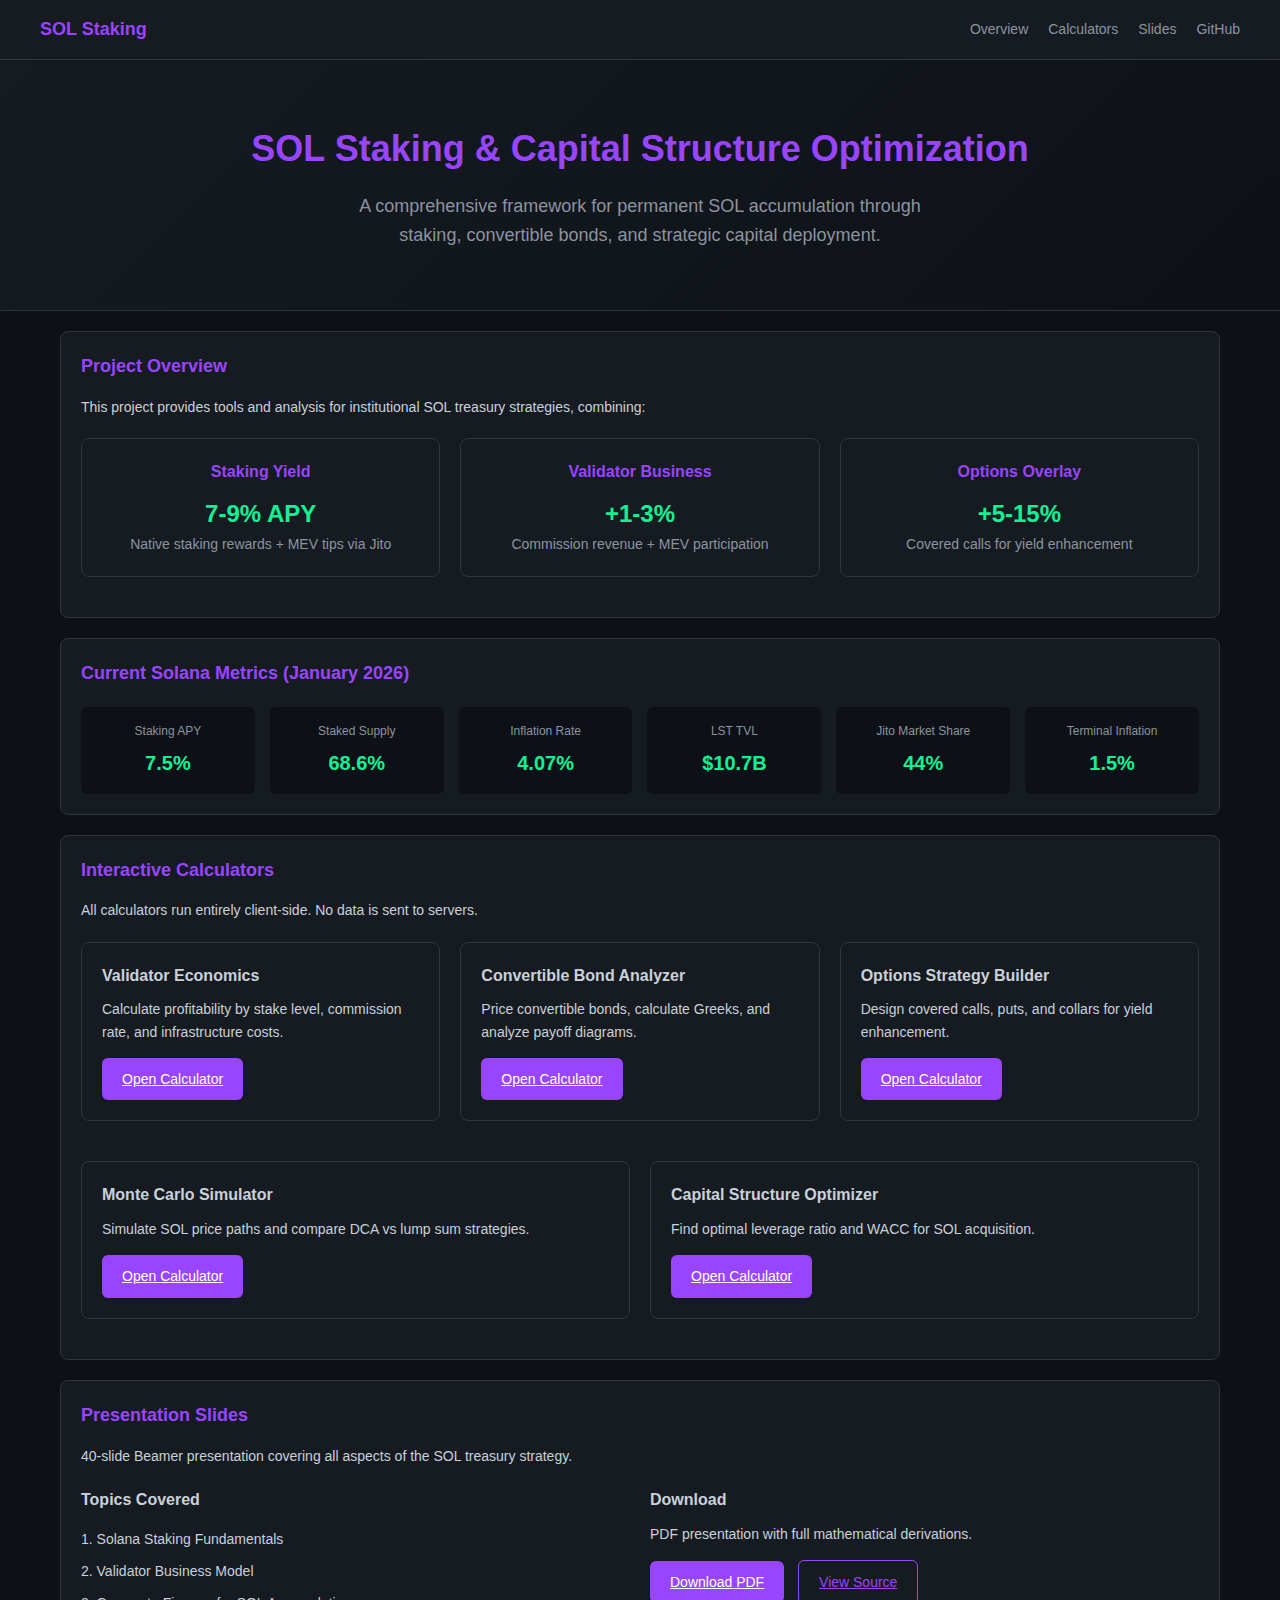
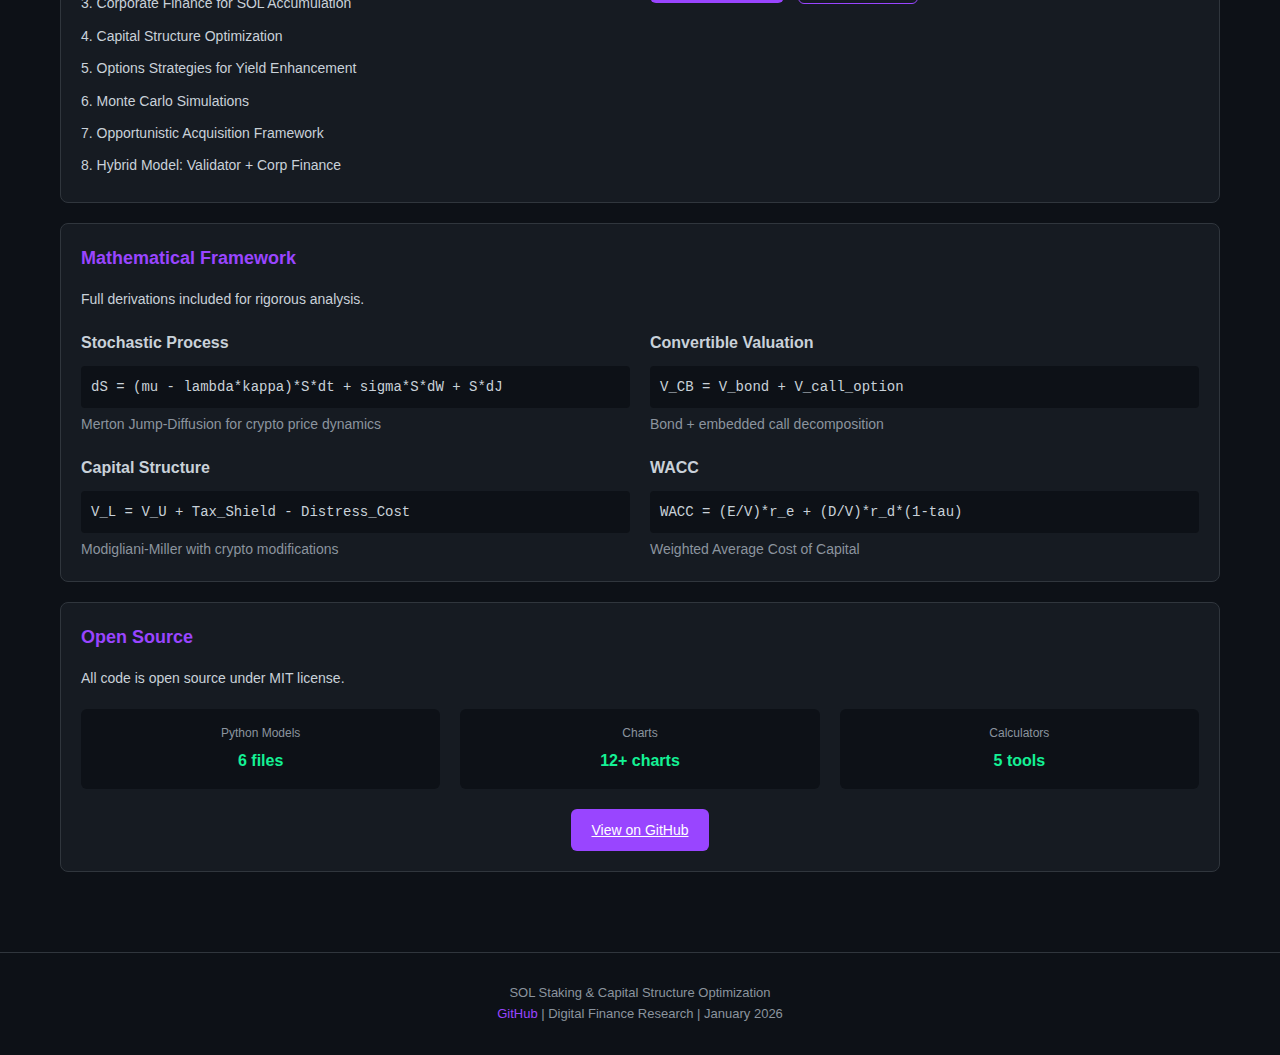
<file: docs/index.html>
<!DOCTYPE html>
<html lang="en">
<head>
    <meta charset="UTF-8">
    <meta name="viewport" content="width=device-width, initial-scale=1.0">
    <title>SOL Staking & Capital Structure Optimization</title>
    <link rel="stylesheet" href="css/style.css">
</head>
<body>
    <nav>
        <div class="nav-content">
            <a href="index.html" class="logo">SOL Staking</a>
            <div class="nav-links">
                <a href="#overview">Overview</a>
                <a href="#calculators">Calculators</a>
                <a href="#slides">Slides</a>
                <a href="https://github.com/Digital-AI-Finance/solana-staking" target="_blank">GitHub</a>
            </div>
        </div>
    </nav>

    <!-- Hero Section -->
    <div class="hero">
        <h1>SOL Staking & Capital Structure Optimization</h1>
        <p>A comprehensive framework for permanent SOL accumulation through staking, convertible bonds, and strategic capital deployment.</p>
    </div>

    <div class="container">
        <!-- Overview Section -->
        <section id="overview">
            <div class="card">
                <h2>Project Overview</h2>
                <p>This project provides tools and analysis for institutional SOL treasury strategies, combining:</p>
                <div class="three-column" style="margin-top: 20px;">
                    <div class="card" style="text-align: center;">
                        <h3 style="color: var(--sol-purple);">Staking Yield</h3>
                        <p style="font-size: 24px; font-weight: bold; color: var(--sol-green);">7-9% APY</p>
                        <p style="color: var(--text-secondary);">Native staking rewards + MEV tips via Jito</p>
                    </div>
                    <div class="card" style="text-align: center;">
                        <h3 style="color: var(--sol-purple);">Validator Business</h3>
                        <p style="font-size: 24px; font-weight: bold; color: var(--sol-green);">+1-3%</p>
                        <p style="color: var(--text-secondary);">Commission revenue + MEV participation</p>
                    </div>
                    <div class="card" style="text-align: center;">
                        <h3 style="color: var(--sol-purple);">Options Overlay</h3>
                        <p style="font-size: 24px; font-weight: bold; color: var(--sol-green);">+5-15%</p>
                        <p style="color: var(--text-secondary);">Covered calls for yield enhancement</p>
                    </div>
                </div>
            </div>
        </section>

        <!-- Key Metrics -->
        <section>
            <div class="card">
                <h2>Current Solana Metrics (January 2026)</h2>
                <div class="results-grid">
                    <div class="result-item">
                        <div class="label">Staking APY</div>
                        <div class="value">7.5%</div>
                    </div>
                    <div class="result-item">
                        <div class="label">Staked Supply</div>
                        <div class="value">68.6%</div>
                    </div>
                    <div class="result-item">
                        <div class="label">Inflation Rate</div>
                        <div class="value">4.07%</div>
                    </div>
                    <div class="result-item">
                        <div class="label">LST TVL</div>
                        <div class="value">$10.7B</div>
                    </div>
                    <div class="result-item">
                        <div class="label">Jito Market Share</div>
                        <div class="value">44%</div>
                    </div>
                    <div class="result-item">
                        <div class="label">Terminal Inflation</div>
                        <div class="value">1.5%</div>
                    </div>
                </div>
            </div>
        </section>

        <!-- Calculators Section -->
        <section id="calculators">
            <div class="card">
                <h2>Interactive Calculators</h2>
                <p>All calculators run entirely client-side. No data is sent to servers.</p>

                <div class="three-column" style="margin-top: 20px;">
                    <div class="card">
                        <h3>Validator Economics</h3>
                        <p>Calculate profitability by stake level, commission rate, and infrastructure costs.</p>
                        <a href="calculators/validator.html" class="btn" style="margin-top: 15px;">Open Calculator</a>
                    </div>
                    <div class="card">
                        <h3>Convertible Bond Analyzer</h3>
                        <p>Price convertible bonds, calculate Greeks, and analyze payoff diagrams.</p>
                        <a href="calculators/convertible.html" class="btn" style="margin-top: 15px;">Open Calculator</a>
                    </div>
                    <div class="card">
                        <h3>Options Strategy Builder</h3>
                        <p>Design covered calls, puts, and collars for yield enhancement.</p>
                        <a href="calculators/options.html" class="btn" style="margin-top: 15px;">Open Calculator</a>
                    </div>
                </div>

                <div class="two-column" style="margin-top: 20px;">
                    <div class="card">
                        <h3>Monte Carlo Simulator</h3>
                        <p>Simulate SOL price paths and compare DCA vs lump sum strategies.</p>
                        <a href="calculators/monte-carlo.html" class="btn" style="margin-top: 15px;">Open Calculator</a>
                    </div>
                    <div class="card">
                        <h3>Capital Structure Optimizer</h3>
                        <p>Find optimal leverage ratio and WACC for SOL acquisition.</p>
                        <a href="calculators/capital-structure.html" class="btn" style="margin-top: 15px;">Open Calculator</a>
                    </div>
                </div>
            </div>
        </section>

        <!-- Slides Section -->
        <section id="slides">
            <div class="card">
                <h2>Presentation Slides</h2>
                <p>40-slide Beamer presentation covering all aspects of the SOL treasury strategy.</p>

                <div class="two-column" style="margin-top: 20px;">
                    <div>
                        <h3>Topics Covered</h3>
                        <ul style="list-style: none; padding: 0;">
                            <li style="padding: 5px 0;">1. Solana Staking Fundamentals</li>
                            <li style="padding: 5px 0;">2. Validator Business Model</li>
                            <li style="padding: 5px 0;">3. Corporate Finance for SOL Accumulation</li>
                            <li style="padding: 5px 0;">4. Capital Structure Optimization</li>
                            <li style="padding: 5px 0;">5. Options Strategies for Yield Enhancement</li>
                            <li style="padding: 5px 0;">6. Monte Carlo Simulations</li>
                            <li style="padding: 5px 0;">7. Opportunistic Acquisition Framework</li>
                            <li style="padding: 5px 0;">8. Hybrid Model: Validator + Corp Finance</li>
                        </ul>
                    </div>
                    <div>
                        <h3>Download</h3>
                        <p style="margin-bottom: 15px;">PDF presentation with full mathematical derivations.</p>
                        <a href="slides/solana_staking.pdf" class="btn" download>Download PDF</a>
                        <a href="https://github.com/Digital-AI-Finance/solana-staking/tree/main/slides" class="btn btn-secondary" style="margin-left: 10px;">View Source</a>
                    </div>
                </div>
            </div>
        </section>

        <!-- Mathematical Framework -->
        <section>
            <div class="card">
                <h2>Mathematical Framework</h2>
                <p>Full derivations included for rigorous analysis.</p>

                <div class="two-column" style="margin-top: 20px;">
                    <div>
                        <h3>Stochastic Process</h3>
                        <p style="font-family: monospace; background: var(--dark-bg); padding: 10px; border-radius: 4px; margin-top: 10px;">
                            dS = (mu - lambda*kappa)*S*dt + sigma*S*dW + S*dJ
                        </p>
                        <p style="color: var(--text-secondary); margin-top: 5px;">Merton Jump-Diffusion for crypto price dynamics</p>
                    </div>
                    <div>
                        <h3>Convertible Valuation</h3>
                        <p style="font-family: monospace; background: var(--dark-bg); padding: 10px; border-radius: 4px; margin-top: 10px;">
                            V_CB = V_bond + V_call_option
                        </p>
                        <p style="color: var(--text-secondary); margin-top: 5px;">Bond + embedded call decomposition</p>
                    </div>
                </div>

                <div class="two-column" style="margin-top: 20px;">
                    <div>
                        <h3>Capital Structure</h3>
                        <p style="font-family: monospace; background: var(--dark-bg); padding: 10px; border-radius: 4px; margin-top: 10px;">
                            V_L = V_U + Tax_Shield - Distress_Cost
                        </p>
                        <p style="color: var(--text-secondary); margin-top: 5px;">Modigliani-Miller with crypto modifications</p>
                    </div>
                    <div>
                        <h3>WACC</h3>
                        <p style="font-family: monospace; background: var(--dark-bg); padding: 10px; border-radius: 4px; margin-top: 10px;">
                            WACC = (E/V)*r_e + (D/V)*r_d*(1-tau)
                        </p>
                        <p style="color: var(--text-secondary); margin-top: 5px;">Weighted Average Cost of Capital</p>
                    </div>
                </div>
            </div>
        </section>

        <!-- Repository -->
        <section>
            <div class="card">
                <h2>Open Source</h2>
                <p>All code is open source under MIT license.</p>

                <div class="three-column" style="margin-top: 20px;">
                    <div class="result-item">
                        <div class="label">Python Models</div>
                        <div class="value" style="font-size: 16px;">6 files</div>
                    </div>
                    <div class="result-item">
                        <div class="label">Charts</div>
                        <div class="value" style="font-size: 16px;">12+ charts</div>
                    </div>
                    <div class="result-item">
                        <div class="label">Calculators</div>
                        <div class="value" style="font-size: 16px;">5 tools</div>
                    </div>
                </div>

                <div style="text-align: center; margin-top: 20px;">
                    <a href="https://github.com/Digital-AI-Finance/solana-staking" class="btn" target="_blank">View on GitHub</a>
                </div>
            </div>
        </section>
    </div>

    <footer>
        <p>SOL Staking & Capital Structure Optimization</p>
        <p><a href="https://github.com/Digital-AI-Finance/solana-staking">GitHub</a> | Digital Finance Research | January 2026</p>
    </footer>
</body>
</html>
</file>
<file: docs/css/style.css>
/* Solana-Themed Dark Mode Design System */

:root {
    --sol-purple: #9945FF;
    --sol-green: #14F195;
    --dark-bg: #0D1117;
    --card-bg: #161B22;
    --border: #30363D;
    --text-primary: #C9D1D9;
    --text-secondary: #8B949E;
    --accent-blue: #58A6FF;
    --warning-orange: #F0883E;
    --error-red: #F85149;
    --success-green: #3FB950;
}

* {
    box-sizing: border-box;
    margin: 0;
    padding: 0;
}

body {
    font-family: -apple-system, BlinkMacSystemFont, 'Segoe UI', Roboto, Oxygen, Ubuntu, sans-serif;
    background-color: var(--dark-bg);
    color: var(--text-primary);
    line-height: 1.6;
    font-size: 14px;
}

/* Container */
.container {
    max-width: 1200px;
    margin: 0 auto;
    padding: 20px;
}

/* Navigation */
nav {
    background-color: var(--card-bg);
    border-bottom: 1px solid var(--border);
    padding: 15px 20px;
    position: sticky;
    top: 0;
    z-index: 100;
}

nav .nav-content {
    max-width: 1200px;
    margin: 0 auto;
    display: flex;
    justify-content: space-between;
    align-items: center;
}

nav .logo {
    font-size: 18px;
    font-weight: bold;
    color: var(--sol-purple);
    text-decoration: none;
}

nav .nav-links {
    display: flex;
    gap: 20px;
}

nav .nav-links a {
    color: var(--text-secondary);
    text-decoration: none;
    transition: color 0.2s;
}

nav .nav-links a:hover {
    color: var(--sol-purple);
}

/* Cards */
.card {
    background-color: var(--card-bg);
    border: 1px solid var(--border);
    border-radius: 8px;
    padding: 20px;
    margin-bottom: 20px;
}

.card h2 {
    color: var(--sol-purple);
    margin-bottom: 15px;
    font-size: 18px;
}

.card h3 {
    color: var(--text-primary);
    margin-bottom: 10px;
    font-size: 16px;
}

/* Form Elements */
.form-group {
    margin-bottom: 15px;
}

.form-group label {
    display: block;
    margin-bottom: 5px;
    color: var(--text-secondary);
    font-size: 13px;
}

.form-group input[type="number"],
.form-group input[type="text"],
.form-group select {
    width: 100%;
    padding: 10px 12px;
    background-color: var(--dark-bg);
    border: 1px solid var(--border);
    border-radius: 6px;
    color: var(--text-primary);
    font-size: 14px;
}

.form-group input:focus,
.form-group select:focus {
    outline: none;
    border-color: var(--sol-purple);
    box-shadow: 0 0 0 3px rgba(153, 69, 255, 0.2);
}

/* Range Slider */
.slider-container {
    display: flex;
    align-items: center;
    gap: 10px;
}

.slider-container input[type="range"] {
    flex: 1;
    -webkit-appearance: none;
    height: 6px;
    background: var(--border);
    border-radius: 3px;
    outline: none;
}

.slider-container input[type="range"]::-webkit-slider-thumb {
    -webkit-appearance: none;
    width: 18px;
    height: 18px;
    background: var(--sol-purple);
    border-radius: 50%;
    cursor: pointer;
}

.slider-value {
    min-width: 80px;
    text-align: right;
    font-weight: bold;
    color: var(--sol-green);
}

/* Buttons */
.btn {
    display: inline-block;
    padding: 10px 20px;
    background-color: var(--sol-purple);
    color: white;
    border: none;
    border-radius: 6px;
    cursor: pointer;
    font-size: 14px;
    font-weight: 500;
    transition: background-color 0.2s;
}

.btn:hover {
    background-color: #8035e0;
}

.btn-secondary {
    background-color: transparent;
    border: 1px solid var(--sol-purple);
    color: var(--sol-purple);
}

.btn-secondary:hover {
    background-color: rgba(153, 69, 255, 0.1);
}

/* Results Grid */
.results-grid {
    display: grid;
    grid-template-columns: repeat(auto-fit, minmax(150px, 1fr));
    gap: 15px;
    margin-top: 20px;
}

.result-item {
    background-color: var(--dark-bg);
    padding: 15px;
    border-radius: 6px;
    text-align: center;
}

.result-item .label {
    font-size: 12px;
    color: var(--text-secondary);
    margin-bottom: 5px;
}

.result-item .value {
    font-size: 20px;
    font-weight: bold;
    color: var(--sol-green);
}

.result-item .value.negative {
    color: var(--error-red);
}

.result-item .value.warning {
    color: var(--warning-orange);
}

/* Tables */
table {
    width: 100%;
    border-collapse: collapse;
    margin-top: 15px;
}

th, td {
    padding: 10px 12px;
    text-align: left;
    border-bottom: 1px solid var(--border);
}

th {
    color: var(--text-secondary);
    font-weight: 500;
    font-size: 13px;
}

td {
    color: var(--text-primary);
}

/* Chart Container */
.chart-container {
    background-color: var(--dark-bg);
    border-radius: 8px;
    padding: 20px;
    margin-top: 20px;
}

/* Grid Layouts */
.two-column {
    display: grid;
    grid-template-columns: 1fr 1fr;
    gap: 20px;
}

.three-column {
    display: grid;
    grid-template-columns: 1fr 1fr 1fr;
    gap: 20px;
}

@media (max-width: 768px) {
    .two-column,
    .three-column {
        grid-template-columns: 1fr;
    }
}

/* Hero Section */
.hero {
    text-align: center;
    padding: 60px 20px;
    background: linear-gradient(135deg, var(--card-bg) 0%, var(--dark-bg) 100%);
    border-bottom: 1px solid var(--border);
}

.hero h1 {
    font-size: 36px;
    color: var(--sol-purple);
    margin-bottom: 15px;
}

.hero p {
    font-size: 18px;
    color: var(--text-secondary);
    max-width: 600px;
    margin: 0 auto;
}

/* Calculator Specific */
.calculator-header {
    display: flex;
    justify-content: space-between;
    align-items: center;
    margin-bottom: 20px;
}

.calculator-header h1 {
    color: var(--sol-purple);
    font-size: 24px;
}

.input-section {
    background-color: var(--card-bg);
    border: 1px solid var(--border);
    border-radius: 8px;
    padding: 20px;
}

.output-section {
    background-color: var(--card-bg);
    border: 1px solid var(--border);
    border-radius: 8px;
    padding: 20px;
}

/* Toggle Switch */
.toggle-container {
    display: flex;
    align-items: center;
    gap: 10px;
}

.toggle {
    position: relative;
    width: 50px;
    height: 26px;
}

.toggle input {
    opacity: 0;
    width: 0;
    height: 0;
}

.toggle-slider {
    position: absolute;
    cursor: pointer;
    top: 0;
    left: 0;
    right: 0;
    bottom: 0;
    background-color: var(--border);
    transition: 0.4s;
    border-radius: 26px;
}

.toggle-slider:before {
    position: absolute;
    content: "";
    height: 20px;
    width: 20px;
    left: 3px;
    bottom: 3px;
    background-color: white;
    transition: 0.4s;
    border-radius: 50%;
}

.toggle input:checked + .toggle-slider {
    background-color: var(--sol-green);
}

.toggle input:checked + .toggle-slider:before {
    transform: translateX(24px);
}

/* Tooltip */
.tooltip {
    position: relative;
    display: inline-block;
    cursor: help;
}

.tooltip .tooltip-text {
    visibility: hidden;
    background-color: var(--card-bg);
    color: var(--text-primary);
    text-align: left;
    padding: 10px;
    border-radius: 6px;
    border: 1px solid var(--border);
    position: absolute;
    z-index: 1;
    bottom: 125%;
    left: 50%;
    transform: translateX(-50%);
    width: 200px;
    font-size: 12px;
    opacity: 0;
    transition: opacity 0.3s;
}

.tooltip:hover .tooltip-text {
    visibility: visible;
    opacity: 1;
}

/* Info Badge */
.info-badge {
    display: inline-block;
    width: 16px;
    height: 16px;
    line-height: 16px;
    text-align: center;
    background-color: var(--border);
    border-radius: 50%;
    font-size: 11px;
    color: var(--text-secondary);
    margin-left: 5px;
}

/* Footer */
footer {
    text-align: center;
    padding: 30px 20px;
    border-top: 1px solid var(--border);
    margin-top: 40px;
    color: var(--text-secondary);
    font-size: 13px;
}

footer a {
    color: var(--sol-purple);
    text-decoration: none;
}

footer a:hover {
    text-decoration: underline;
}
</file>
